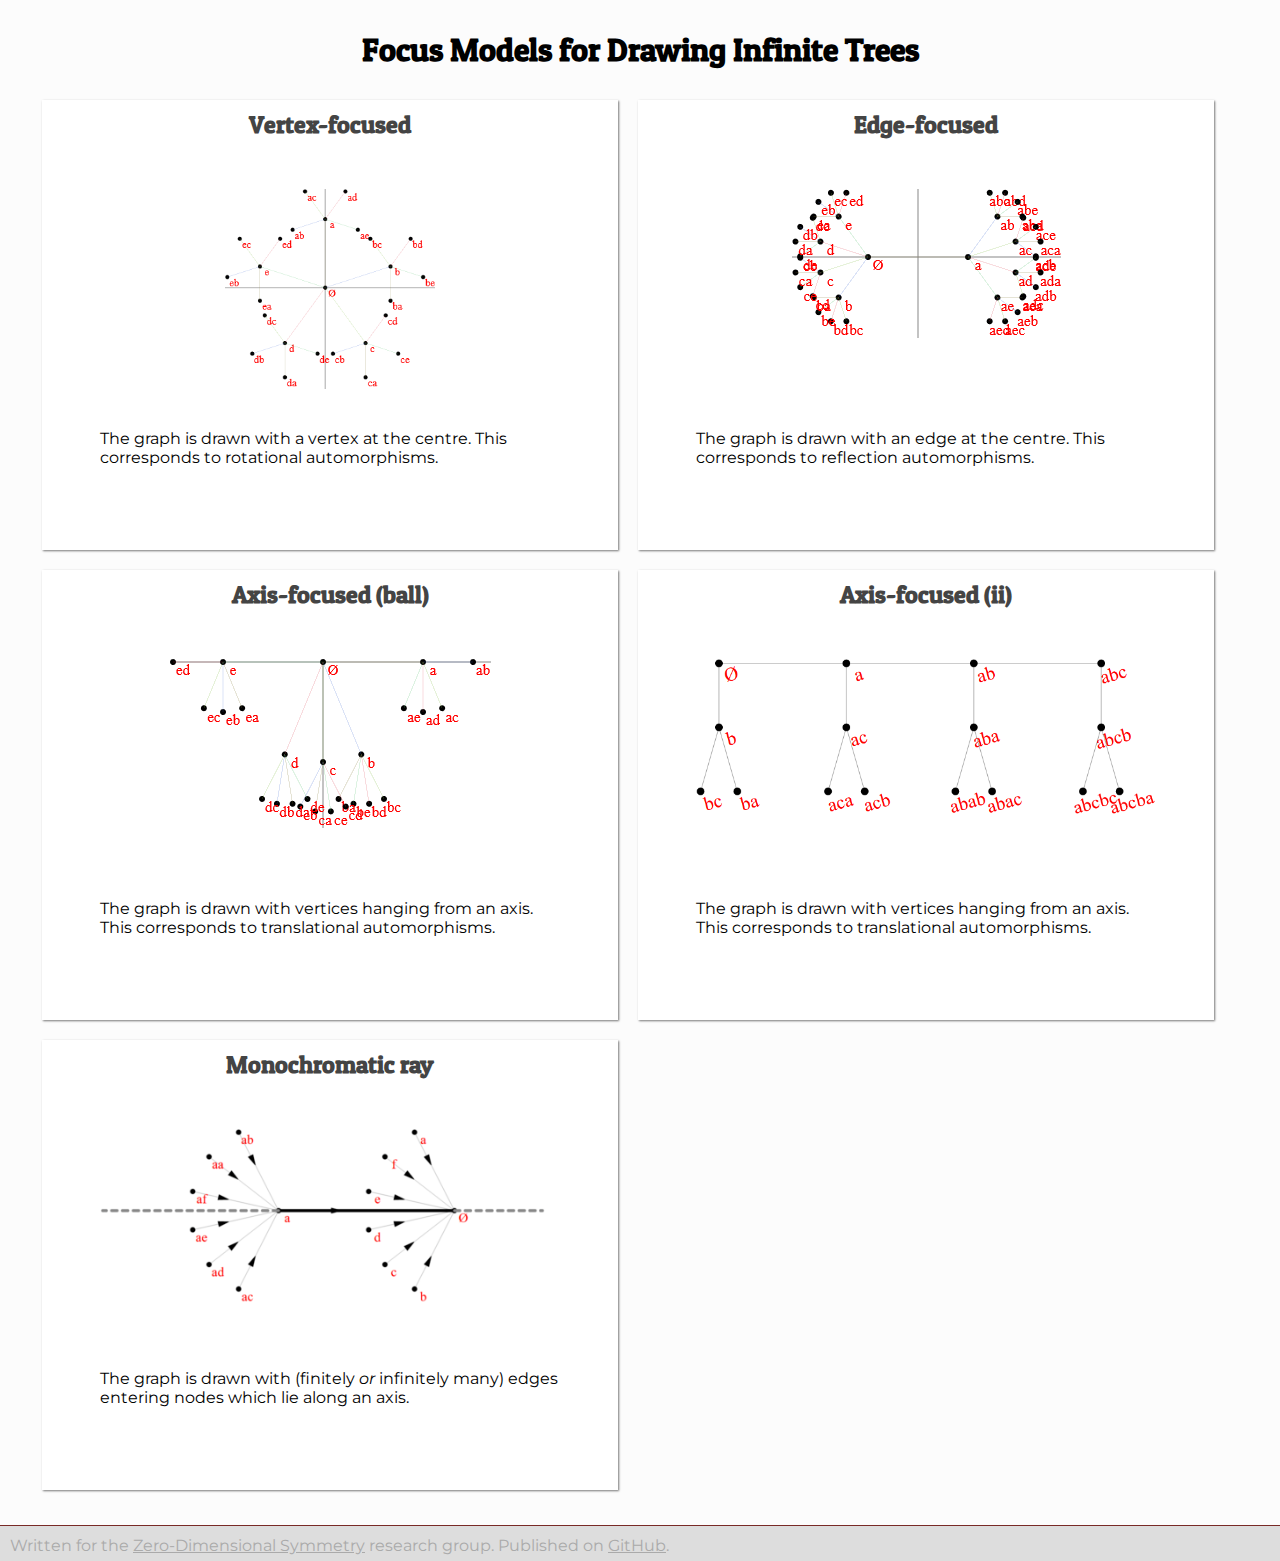
<file: index.html>
<!DOCTYPE html>
<head>
 <meta content="text/html;charset=utf-8" http-equiv="Content-Type">
 <title>Focus Models</title>
 <!--
   Written in 2019-2020 by David Allingham  //  David.Allingham[at]newcastle.edu.au
   Various javascript libraries written by various authors:
     MIT	FileSaver.js by Eli Grey, http://eligrey.com, https://github.com/eligrey/FileSaver.js
     MIT	jspdf.min.js by James Hall et al., https://github.com/MrRio/jsPDF
     MIT	saveSvgAsPng.js by Eric Shull, https://github.com/exupero/saveSvgAsPng
     MIT	spectrum.js and spectrum.css by Brian Grinstead, https://github.com/bgrins/spectrum
     MIT	svg2pdf.js by Vitaly Puzrin/yWorks GmbH, https://github.com/yWorks/svg2pdf.js
     "just use it"	rgbcolor.js by Stoyan Stefanov and Piyush Soni, http://www.phpied.com/rgb-color-parser-in-javascript/, https://github.com/piyushsoni/rgbcolor.js [required by svg2pdf.js]

     MIT	automorphism.js by David Allingham
     MIT	focusmodel.js by David Allingham
     MIT	focusmodelclass.js by David Allingham
     MIT	theaxismodel.js by David Allingham
     MIT	theedgemodel.js by David Allingham
     MIT	thenewaxismodel.js by David Allingham
     MIT	thevertexmodel.js by David Allingham

     OFL        managefonts.js
 -->
 <link href="https://fonts.googleapis.com/css?family=Montserrat|Patua+One&display=swap" rel="stylesheet">
 <style>
  * {
   padding: 0;
   margin: 0;
  }
  body {
   background: #fcfcfc;
   font-family: "Montserrat", sans-serif;
   width: 100%;
  }
  .banner {
   width: 100%;
   margin: 0 auto;
   height: 10vh;
   overflow: hidden;
   text-align: center;
  }
  .banner h1 {
   margin-top: 30px;
   font-family: "Patua One", sans-serif;
  }
  .content {
   /* width: calc(90vw + 50px); */
   width: 95vw;
   margin: 0 auto;
   /* min-height: calc(90vh - 51px); */
   position: relative;
   margin: 0 auto;
   padding-bottom: 10px;
   overflow: hidden; /* causes the height to be set to that of the (floating) contents */
  }
  .content a {
   text-decoration: none;
   color: #444;
  }
  .onetool {
   width: 22vw;
   height: 50vh;
   float: left;
   box-shadow: 1px 1px 2px #777;
   background: #fff;
   margin: 10px;
   text-align: center;
  }
  .onetool:hover {
   box-shadow: 3px 3px 2px #777;
  }
  .onetool h2 {
   margin-top: 10px;
   text-align: center;
   font-family: "Patua One", sans-serif;
  }
  .onetool p {
   width: 80%;
   margin: 20px auto;
   text-align: left;
  }
  .onetool .imagebox {
   height: 60%;
  }
  .onetool img {
   max-width: 80%;
   max-height: 200px;
   width:auto;
   height:auto;
   margin: 50px auto;
   vertical-align: middle;
  }

  .credits {
   clear: both;
   box-sizing: border-box;
   border-top: 1px solid #792a26;
   color: #aaa;
   padding: 10px;
   margin-top: 15px;
   height: 36px;
   overflow: hidden;
   background: #ddd;
   width: 100%;
   bottom: 0;
  }
  .credits a {
   color: inherit;
  }

 /* for windows 1000 to 1300 pixels wide, show two panels across the page */
 @media only screen and ( max-width: 1300px ){
  .onetool {
   width: 45vw;
  }
 }

 /* for windows 1000 pixels wide or less, show only one panel across the page */
 @media only screen and ( max-width: 800px ){
  .onetool {
   float: none;
   width: 80vw;
  }
 }

 .dev {
  font-family: "Patua One", cursive;
  width: 50%;
  padding: 0;
  margin: 0 auto;
  font-size: 40px;
  color: red;
  text-align: center;
 }
 </style>
</head>
<body>
 <div class="banner" id="focusmodels">
  <h1>Focus Models for Drawing Infinite Trees</h1>
 </div>
 <div class="content">

  <div class="onetool">
   <h2><a href="focusmodels.html#vertex">Vertex-focused</a></h2>
   <div class="imagebox"><a href="focusmodels.html#vertex"><img src="graph-vertex.png" alt="vertex-focused graph" /></a></div>
   <p>The graph is drawn with a vertex at the centre.  This corresponds to rotational automorphisms.</p>
  </div>

  <div class="onetool">
   <h2><a href="focusmodels.html#edge">Edge-focused</a></h2>
   <div class="imagebox"><a href="focusmodels.html#edge"><img src="graph-edge.png" alt="edge-focused graph" /></a></div>
   <p>The graph is drawn with an edge at the centre.  This corresponds to reflection automorphisms.</p>
  </div>

  <div class="onetool">
   <h2><a href="focusmodels.html#axis">Axis-focused (ball)</a></h2>
   <div class="imagebox"><a href="focusmodels.html#axis"><img src="graph-axis.png" alt="axis-focused ball" /></a></div>
   <p>The graph is drawn with vertices hanging from an axis.  This corresponds to translational automorphisms.</p>
  </div>

  <div class="onetool">
   <h2><a href="focusmodels.html#newaxis">Axis-focused (ii)</a></h2>
   <div class="imagebox"><a href="focusmodels.html#newaxis"><img src="graph-newaxis.png" alt="axis-focused graph" /></a></div>
   <p>The graph is drawn with vertices hanging from an axis.  This corresponds to translational automorphisms.</p>
  </div>

  <div class="onetool">
   <h2><a href="focusmodels.html#monoray">Monochromatic ray</a></h2>
   <div class="imagebox"><a href="focusmodels.html#monoray"><img src="graph-monoray.png" alt="monochromatic ray graph" /></a></div>
   <p>The graph is drawn with (finitely <em>or</em> infinitely many) edges entering nodes which lie along an axis.</p>
  </div>
 </div>

 <div class="credits">
  Written for the <a href="https://zerodimensional.group">Zero-Dimensional Symmetry</a> research group.
  Published on <a href="https://github.com/dalling1/focusmodels">GitHub</a>.
 </div>

</body>
</html>
</file>
